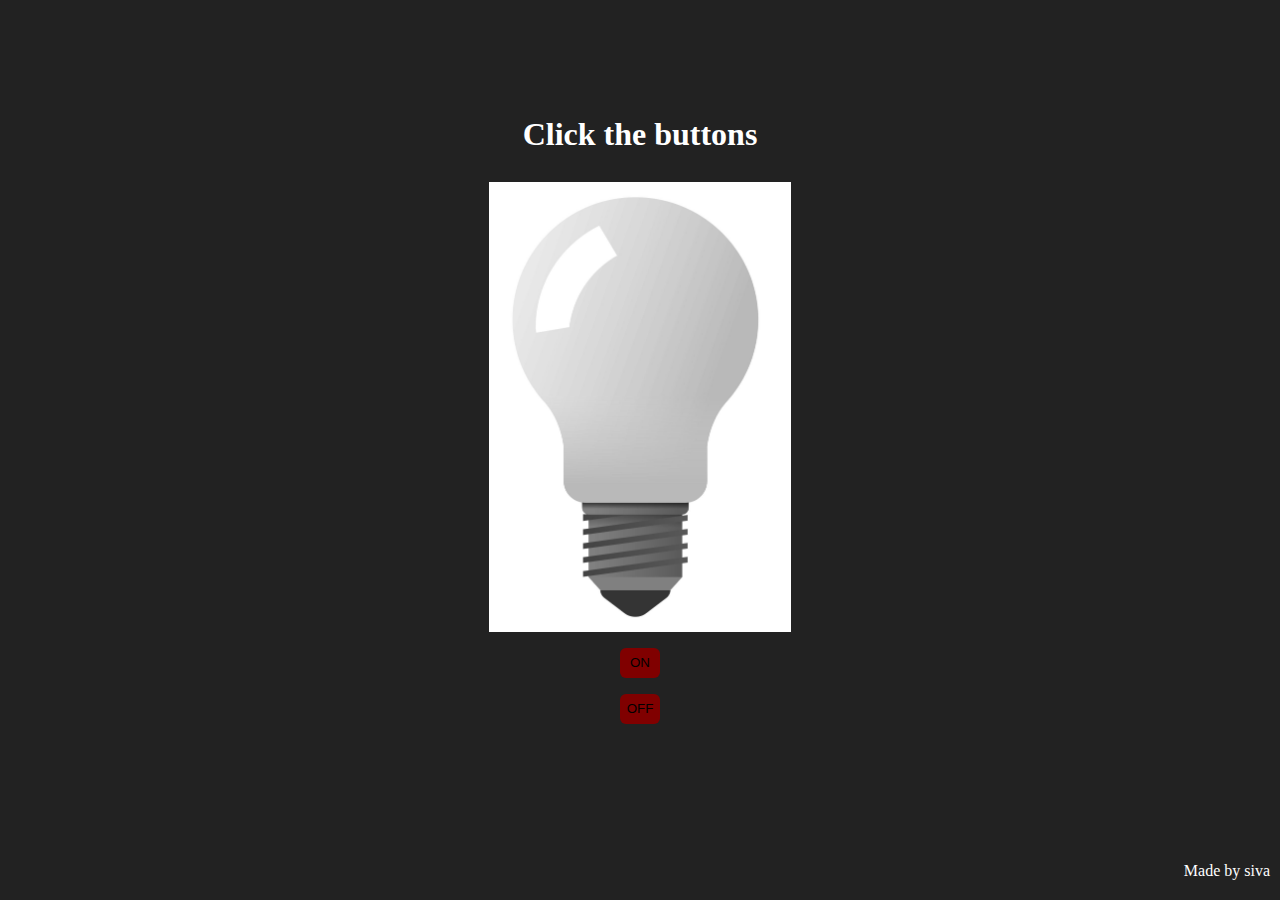
<file: webdesign/bulb/index.html>
<!DOCTYPE html>
<html lang="en">
<head>
    <meta charset="UTF-8">
    <meta name="viewport" content="width=device-width, initial-scale=1.0">
    <title>Bulb ON OFF</title>
    <link rel="icon" type="image/x-icon" href="./bulb.png">

</head>
<style>
    h1{
        color: white;
    }
    body{
        display: flex;
        justify-content: center;
        align-items: center;
        height: 90vh;
        flex-direction: column;
        background-color: #222222;
    }
    img{
        height: 50vh;
        padding: 8px;
    }
    button{
        background-color: maroon;
        height: 30px;
        width: 40px;
        padding: 5px 5px;
        margin: 8px;
        border: none;
        border-radius: 6px;
    }
button:hover{
    background-color:white;
    transform: scale(1.1);
    transition: 1s;
}
footer{
    position: absolute;
    bottom: 20px;
    right: 10px;
    color: white;
}
footer:hover{
    transition-delay: 100ms;
    transform: scale(1);
    color: maroon;
    cursor: pointer;
    font-family: 'Trebuchet MS', 'Lucida Sans Unicode', 'Lucida Grande', 'Lucida Sans', Arial, sans-serif;
}
</style>
<body>
    <h1>Click the buttons</h1>
    <img id="bulb" src="./bulb-off.jpg" alt="bulb">
    <button onclick="bulb(0)">ON</button>
    <button onclick="bulb(1)" >OFF</button>
    <footer>Made by siva</footer>
    <script>
        function bulb(value){
            let picture;
            if(value == 1){
                picture = "bulb-off.jpg"
            }
            else{
                picture = "bulb-on.jpg"
            }
            document.getElementById('bulb').src=picture;
        }
    </script>
</body>
</html>
</file>
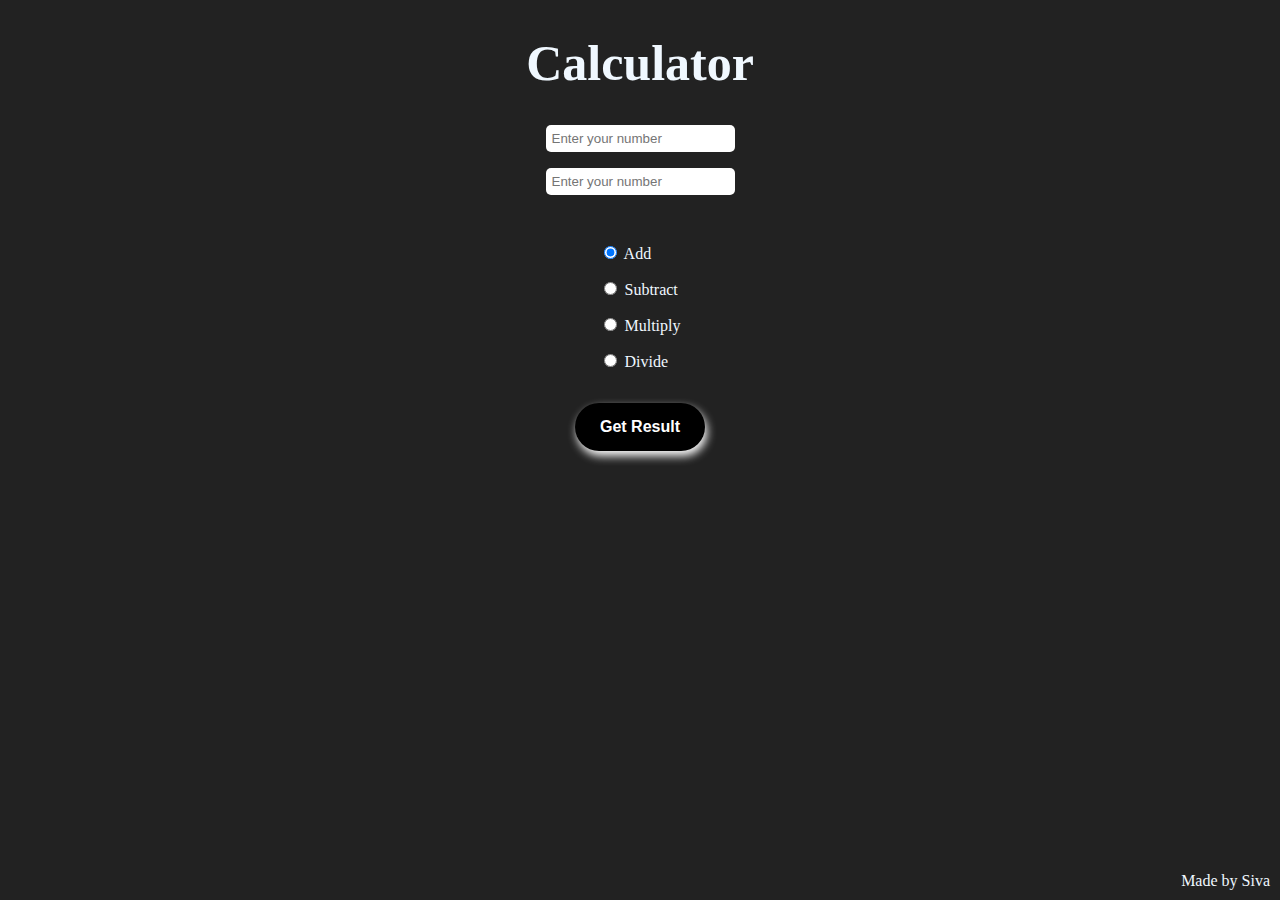
<file: webdesign/Calculator/index.html>
<!DOCTYPE html>
<html lang="en">
  <head>
    <meta charset="UTF-8" />
    <meta name="viewport" content="width=device-width, initial-scale=1.0" />
    <link rel="icon" type="image/x-icon" href="./cal.png">

    <title>Calculator</title>
    <style>
      body {
        margin: 0;
        padding: 0;
        box-sizing: border-box;
        background-color: #222222;
        color: aliceblue;
        text-align: center;
        height: 90vh;
      }
      #test{
        display: flex;
        flex-direction: column;
        text-align: start;
        gap: 1rem;
      }
      input{
        padding: 6px;
        border: none;
        border-radius: 5px;
        outline: 0;
      }
      .input-container {
        display: flex;
        flex-direction: column;
        gap: 1rem;

      }
      .main-container {
        display: flex;
        justify-content: center;
        align-items: center;
        flex-direction: column;
      }
      .options {
        padding-top: 3rem;
        padding-bottom: 2rem;
        display: flex;
        gap: 1rem;
      }

      .login-button {
        color: #fff;
        padding: 15px 25px;
        border-radius: 100px;
        background-color: black;
        box-shadow: 2px 5px 10px white;
        font-weight: bold;
        font-size: 16px;

        border: 0;

        user-select: none;
        -webkit-user-select: none;
        touch-action: manipulation;

        cursor: pointer;
      }
      footer{
            position: absolute;
            right: 10px;
            bottom: 10px;
        }
        footer:hover{
            color: cadetblue;
            cursor: pointer;
        }
      h1{
        font-size: 50px;
      }
    </style>
  </head>
  <body>
    <h1>Calculator</h1>
    <div class="main-container">
      <div class="input-container">
        <input id="num1" type="number" placeholder="Enter your number" />
        <input id="num2" type="number" placeholder="Enter your number"/>
      </div>
      <div class="options">
        <form id="test">
          <label><input type="radio" name="test" value="+" checked /> Add</label>
          <label><input type="radio" name="test" value="-" /> Subtract</label>
          <label><input type="radio" name="test" value="*" /> Multiply</label>
          <label><input type="radio" name="test" value="/" /> Divide</label>
        </form>
      </div>
      <button onclick="clicking()" class="login-button">Get Result</button>
      <h1 id="answer"></h1>
      <footer>Made by Siva</footer>
    </div>
    <script>
      function clicking() {
        var form = document.getElementById("test");
        var num1 = document.getElementById("num1").valueAsNumber;
        var num2 = document.getElementById("num2").valueAsNumber;
        if (form.elements["test"].value == "+") {
          document.getElementById("answer").innerHTML = num1 + num2;
        }
        if (form.elements["test"].value == "-") {
          document.getElementById("answer").innerHTML = num1 - num2;
        }
        if (form.elements["test"].value == "*") {
          document.getElementById("answer").innerHTML = num1 * num2;
        }
        if (form.elements["test"].value == "/") {
          document.getElementById("answer").innerHTML = num1/num2;
        }
      }
    </script>
  </body>
</html>
</file>
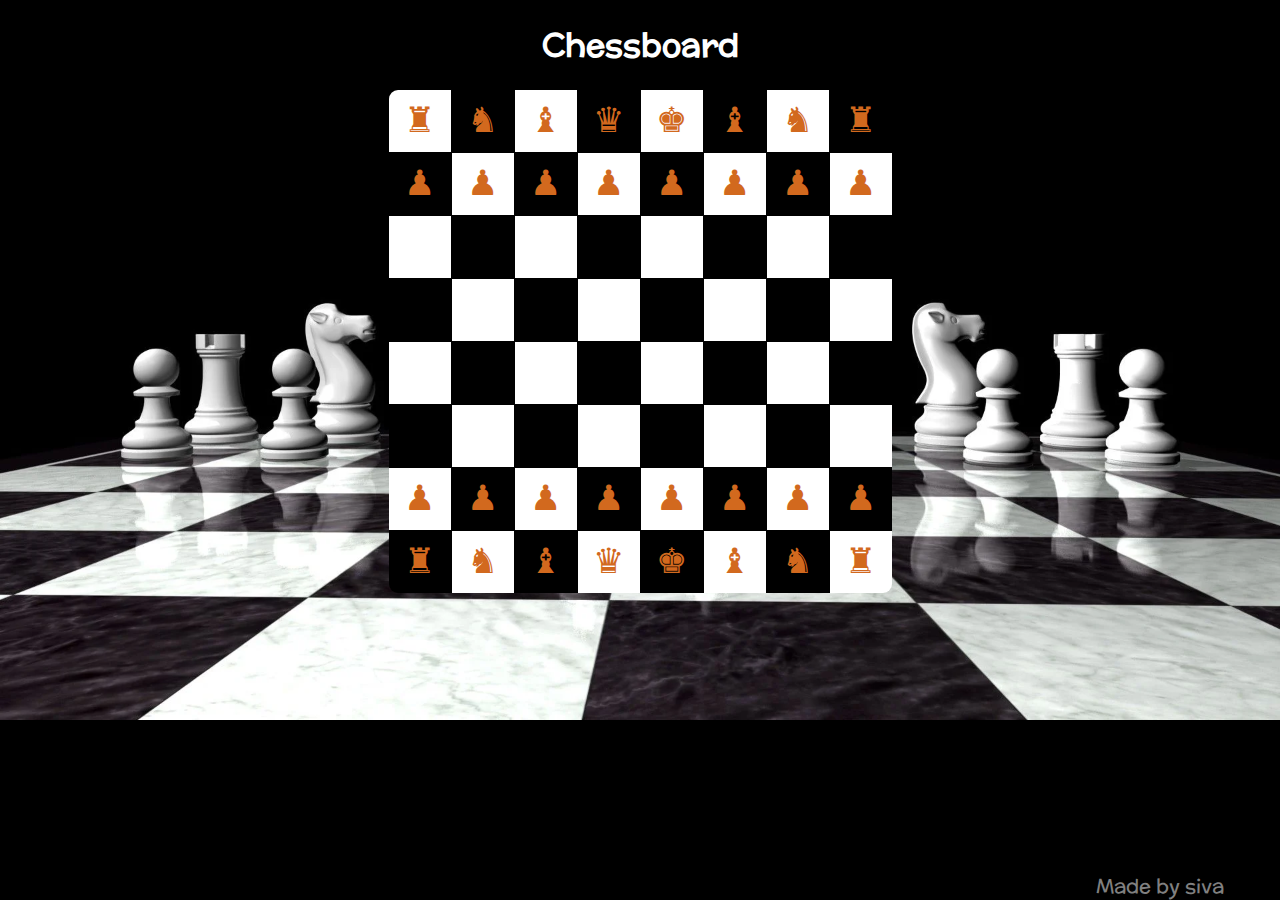
<file: webdesign/chess/index.html>
<!DOCTYPE html>
<html lang="en">
<head>
    <meta charset="UTF-8">
    <meta name="viewport" content="width=device-width, initial-scale=1.0">
    <link rel="icon" type="image/x-icon" href="./chess1.png">
    <link rel="stylesheet" href="./chess.css">
    <title>Chessboard</title>
</head>
<body>
    <h1>Chessboard</h1>
    <div class="tab">
        <table id="chess_board">
            <tr>
                <td class="bl">♜</td>
                <td class="wh">♞</td>
                <td class="bl">♝</td>
                <td class="wh">♛</td>
                <td class="bl">♚</td>
                <td class="wh">♝</td>
                <td class="bl">♞</td>
                <td class="wh">♜</td>
            </tr>
             <tr>
                <td class="wh">♟</td>
                <td class="bl">♟</td>
                <td class="wh">♟</td>
                <td class="bl">♟</td>
                <td class="wh">♟</td>
                <td class="bl">♟</td>
                <td class="wh">♟</td>
                <td class="bl">♟</td>
            </tr>
            <tr>
                <td class="bl"></td>
                <td class="wh"></td>
                <td class="bl"></td>
                <td class="wh"></td>
                <td class="bl"></td>
                <td class="wh"></td>
                <td class="bl"></td>
                <td class="wh"></td>
            </tr>
             <tr>
                <td class="wh"></td>
                <td class="bl"></td>
                <td class="wh"></td>
                <td class="bl"></td>
                <td class="wh"></td>
                <td class="bl"></td>
                <td class="wh"></td>
                <td class="bl"></td>
            </tr>
            <tr>
                <td class="bl"></td>
                <td class="wh"></td>
                <td class="bl"></td>
                <td class="wh"></td>
                <td class="bl"></td>
                <td class="wh"></td>
                <td class="bl"></td>
                <td class="wh"></td>
            </tr>
             <tr>
                <td class="wh"></td>
                <td class="bl"></td>
                <td class="wh"></td>
                <td class="bl"></td>
                <td class="wh"></td>
                <td class="bl"></td>
                <td class="wh"></td>
                <td class="bl"></td>
            </tr>
            <div class="sand">
            <tr>
                <td class="bl">♟</td>
                <td class="wh">♟</td>
                <td class="bl">♟</td>
                <td class="wh">♟</td>
                <td class="bl">♟</td>
                <td class="wh">♟</td>
                <td class="bl">♟</td>
                <td class="wh">♟</td>
            </tr>
             <tr>
                <td class="wh">♜</td>
                <td class="bl">♞</td>
                <td class="wh">♝</td>
                <td class="bl">♛</td>
                <td class="wh">♚</td>
                <td class="bl">♝</td>
                <td class="wh">♞</td>
                <td class="bl">♜</td>
            </tr>
        </div>
      </table>
    </div>
    <footer>Made by siva</footer>
</body>
</html>
</file>
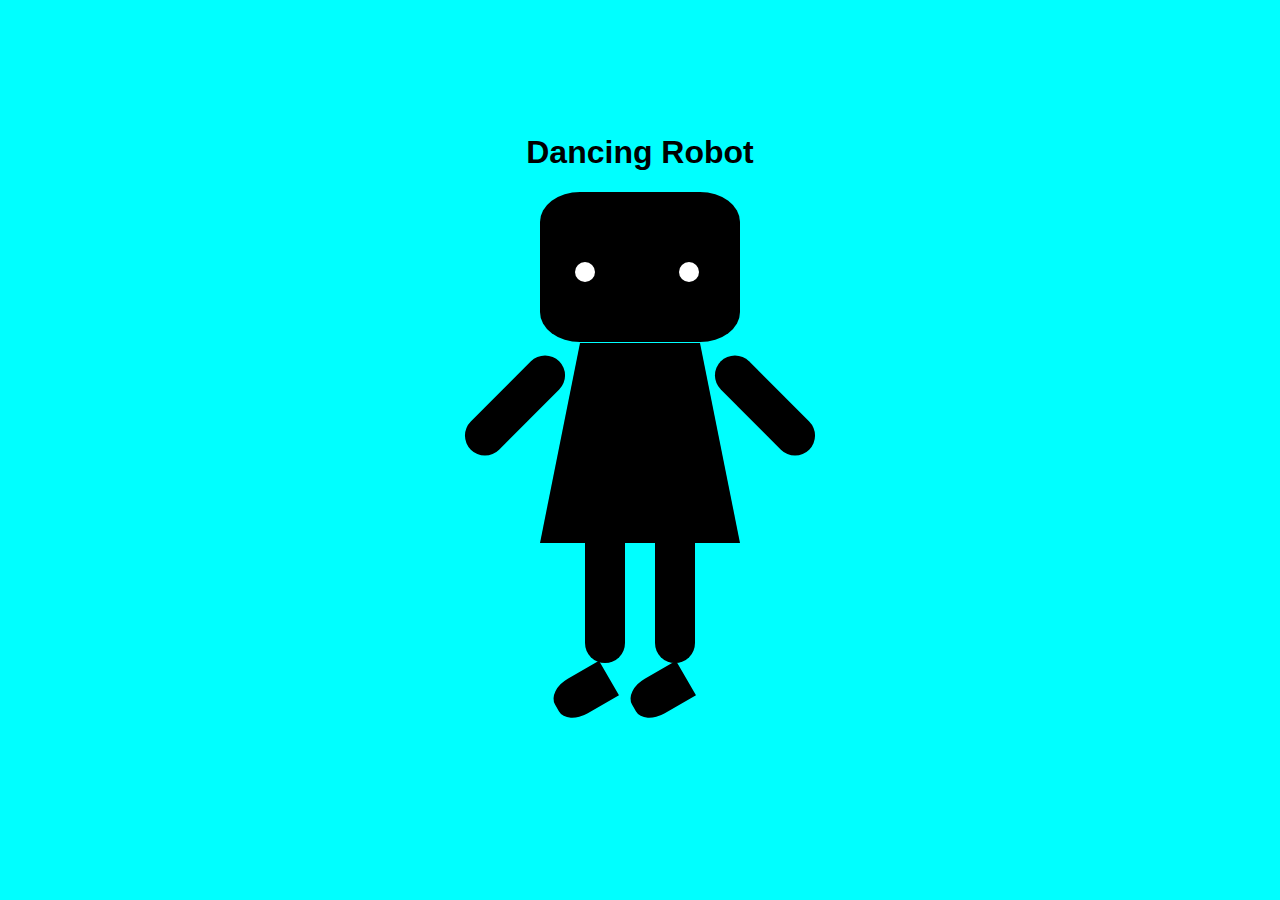
<file: webdesign/Dancingrobo/index.html>
<!DOCTYPE html>
<html lang="en">
  <head>
    <meta charset="UTF-8" />
     <link rel="icon" type="image/x-icon" href="./robot.png">
    <meta name="viewport" content="width=device-width, initial-scale=1.0" />
    <title>Dancing Robo</title>
  </head>
  <style>
    body {
      display: flex;
      align-items: center;
      justify-content: center;
      height: 95vh;
      margin: 0;
      flex-direction: column;
      background-color: aqua;
    }

    h1 {
      text-align: center;
      font-family: "Roboto", sans-serif;
    }

    .head,
    .left_arm,
    .torso,
    .right_arm,
    .left_leg,
    .right_leg {
      background-color: black;
    }

    .head {
      width: 200px;
      margin: 0 auto;
      height: 150px;
      border-radius: 20%;
      margin-bottom: 1px;
    }

    .eyes {
      position: relative;
      top: 70px;
    }

    .left_eye,
    .right_eye {
      width: 20px;
      height: 20px;
      border-radius: 15px;
      background-color: white;
      display: inline-block;
    }

    .left_eye {
      margin-left: 35px;
    }

    .right_eye {
      margin-left: 80px;
    }

    .upper_body {
      width: 300px;
      margin: 0 auto;
      display: flex;
    }

    .left_arm,
    .right_arm {
      width: 40px;
      height: 125px;
      border-radius: 100px;
      margin-top: 20px;
      margin: 0 auto;
    }

    .left_arm {
      /* margin-right: 10px; */
      transform: rotate(45deg);
    }

    .right_arm {
      /* margin-left: 10px; */
      transform: rotate(-45deg);
    }

    .torso {
      width: 200px;
      height: 200px;
      clip-path: polygon(20% 0%, 80% 0%, 100% 100%, 0% 100%);
      transition: border-radius 1s;
    }

    .lower_body {
      width: 200px;
      height: 200px;
      margin: 0 auto;
      display: flex;
    }
    .left_shoe {
      background-color: black;
      height: 60px;
      width: 40px;
      margin: 0 auto;
      border-radius: 0% 0% 40% 40%;
      transform: rotate(60deg);
    }
    .right_shoe {
      background-color: black;
      height: 60px;
      width: 40px;
      margin: 0 auto;
      border-radius: 0% 0% 40% 40%;
      transform: rotate(60deg);
    }

    .left_leg,
    .right_leg {
      width: 40px;
      height: 120px;
      border-radius: 0 0 100px 100px;
      display: inline-block;
    }

    .l_leg{
        display: flex;
        flex-direction: column;
        align-items: center;
    }
    .r_leg{
        display: flex;
        flex-direction: column;
        align-items: center;
    }

    .left_leg {
      margin-left: 45px;
    }

    .right_leg {
      margin-left: 30px;
    }
    .robots:hover .torso {
      border-radius: 40%;
      animation: movetorso 2s infinite;
    }

    .robots:hover .left_arm {
      animation: moveleftarm 5s infinite;
    }

    .robots:hover .right_arm {
      animation: moverightarm 5s infinite;
    }

    .robots:hover .left_leg {
      animation: moveleftleg 5s infinite;
    }

    .robots:hover .right_leg {
      animation: moverightleg 5s infinite;
    }
 

    @keyframes moveleftarm {
      0% {
        transform: rotate(0deg);
        transform-origin: top center;
      }

      25% {
        transform: rotate(360deg);
        transform-origin: top center;
      }
    }

    @keyframes moverightarm {
      0% {
        transform: rotate(0deg);
        transform-origin: top center;
      }

      25% {
        transform: rotate(360deg);
        transform-origin: top center;
      }
    }

    @keyframes moveleftleg {
      0% {
        transform: rotate(0deg);
        transform-origin: top center;
      }

      25% {
        transform: rotate(360deg);
        transform-origin: top center;
      }
    }

    @keyframes moverightleg {
      0% {
        transform: rotate(0deg);
        transform-origin: top center;
      }

      25% {
        transform: rotate(360deg);
        transform-origin: top center;
      }
    }

  </style>
  <body>
    <!DOCTYPE html>
    <html>
      <head>
        <meta charset="UTF-8" />
        <meta name="viewport" content="width=device-width, initial-scale=1.0" />
        <meta http-equiv="X-UA-Compatible" content="ie=edge" />
        <title>Dancing Robo</title>
      </head>
      <body>
      <h1>Dancing Robot</h1>
        <div class="right"></div>
      </div>
        <div class="robots">
          <div class="android">
            <div class="head">
              <div class="eyes">
                <div class="left_eye"></div>
                <div class="right_eye"></div>
              </div>
            </div>
            <div class="upper_body">
              <div class="left_arm"></div>
              <div class="torso">
              </div>
              <div class="right_arm"></div>
            </div>
            <div class="lower_body">
              <div class="l_leg">
                <div class="left_leg"></div>
                <div class="left_shoe"></div>
              </div>
              <div class="r_leg">
                <div class="right_leg"></div>
                <div class="right_shoe"></div>
              </div>
            </div>
          </div>
        </div>
      </body>
    </html>
  </body>
</html>
</file>
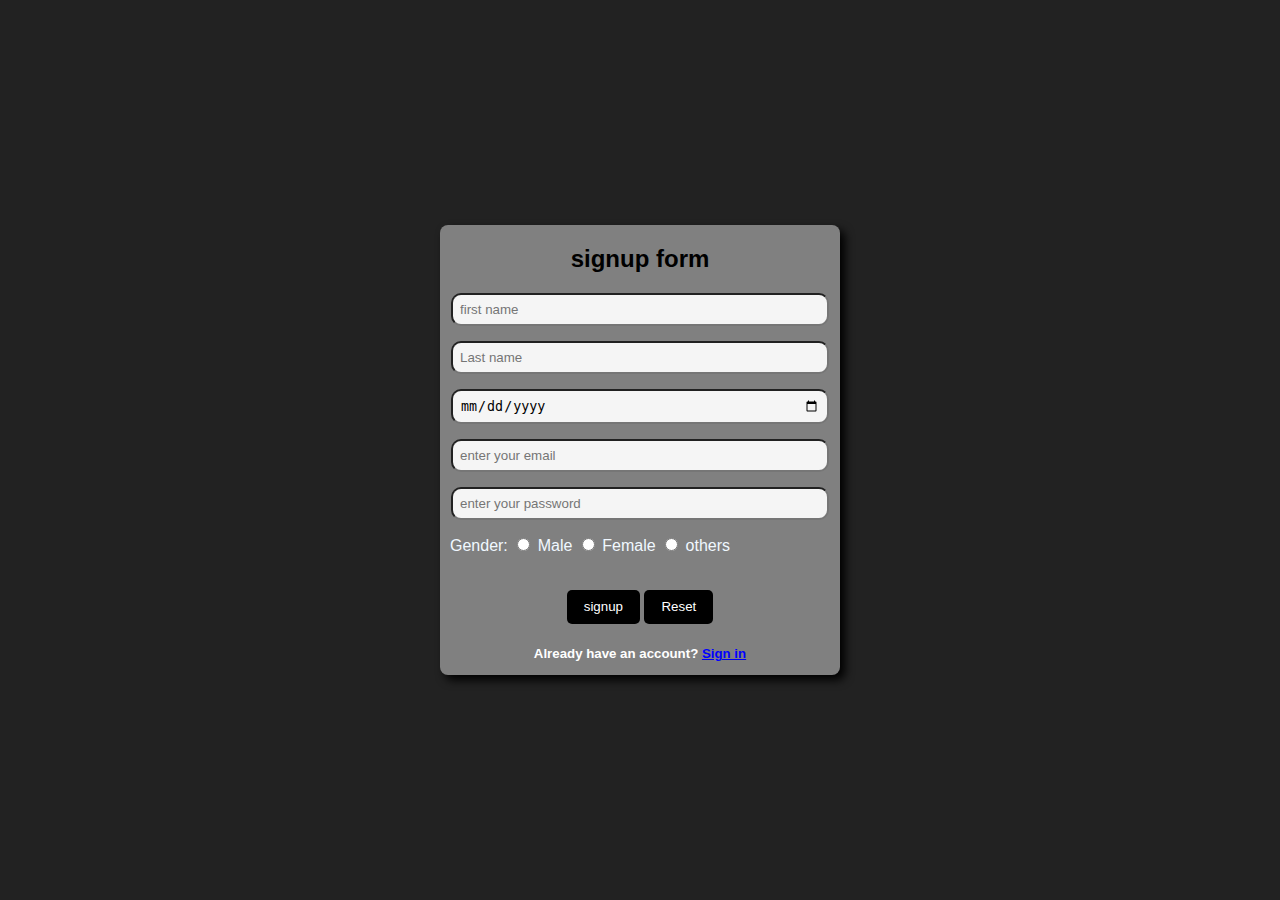
<file: webdesign/login/index.html>
<!DOCTYPE html>
<html lang="en">
<head>
    <meta charset="UTF-8">
    <meta name="viewport" content="width=device-width, initial-scale=1.0">
    <link rel="stylesheet" href="./style.css">
    <title>Document</title>
</head>
<body>
    <div class="login-container ">
        <h2>signup form</h2>
        <form action="signin.html">
            <input type="text" name="fn" placeholder="first name" class="login-input">
            <input type="text" name="ln" placeholder="Last name" class="login-input" required>
            <input type="date" class="login-input">
            <input type="email" name="mailid" placeholder="enter your email" class="login-input">
            <input type="password" name="mailid" placeholder="enter your password" class="login-input">
            <div class="gen">
            <label> Gender:</label>
            <input type="radio" name="gender" id="m">
            <label for="m">Male</label>
            <input type="radio" name="gender" id="f">
            <label for="f">Female</label>
            <input type="radio" name="gender" id="others">
            <label for="others">others</label>
        </div>
            <input class="login-btn" type="submit" value="signup">
            <input class="login-btn" type="reset" >
            <h5>Already have an account? <a href="./signin.html"><span>Sign in</span> </a></h5>
        </form>
    </div>
</body>
</html>
</file>
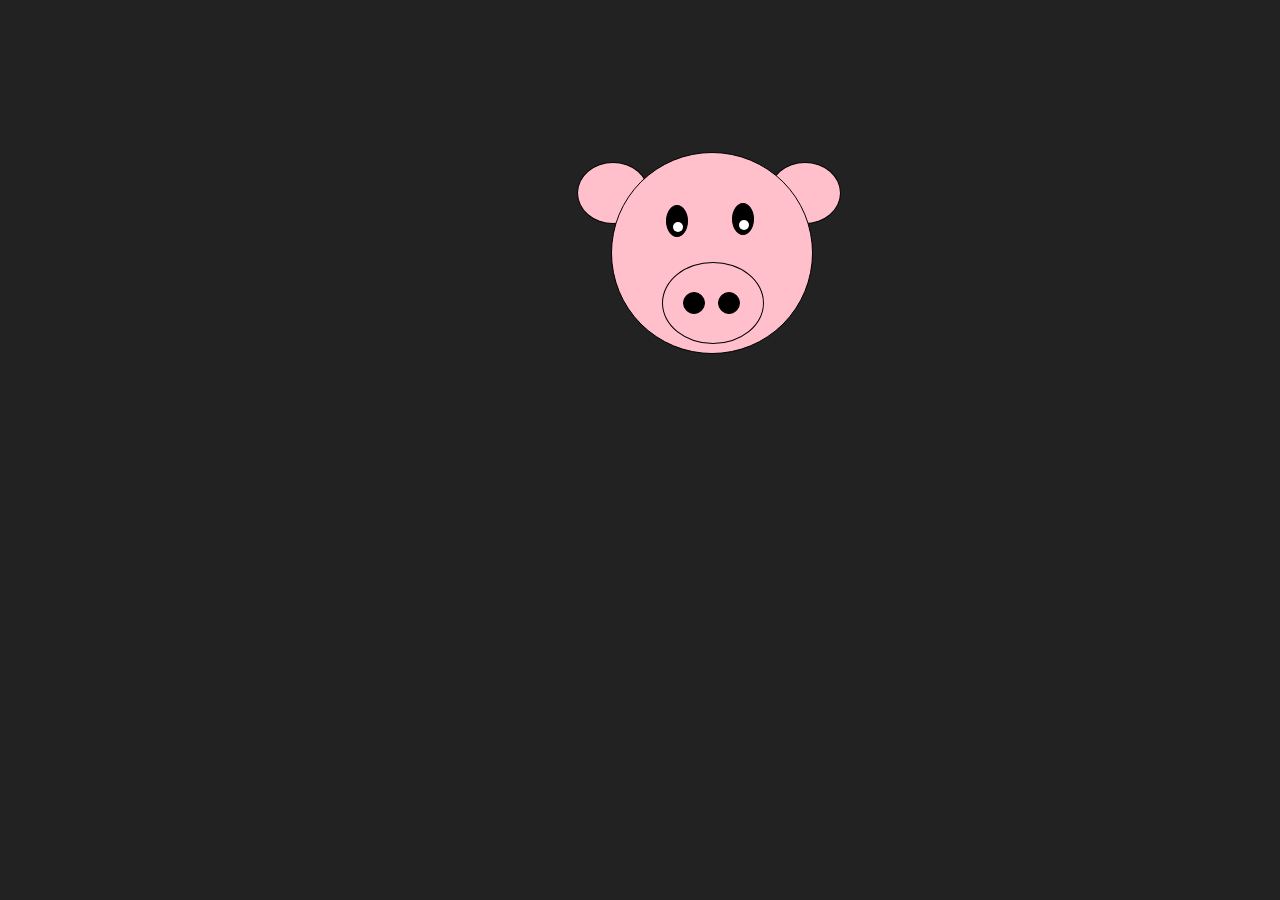
<file: webdesign/pig/index.html>
<!DOCTYPE html>
<html lang="en">
<head>
    <link rel="stylesheet" href="./index.css">
    <meta charset="UTF-8">
    <meta name="viewport" content="width=device-width, initial-scale=1.0">
    <title>Pig face</title>
</head>
<body>
    <div class="pig">
    <div class="ler"></div>
    <div class="rer"></div>
    <div class="head">
        <div class="le">
            <div class="reye"></div>
        </div>
        <div class="re">
            <div class="reye"></div>
        </div>
        <div class="nose">
            <div class="l"></div>
            <div class="r"></div>
        </div>
     </div>
    </div>
</body>
</html>
</file>
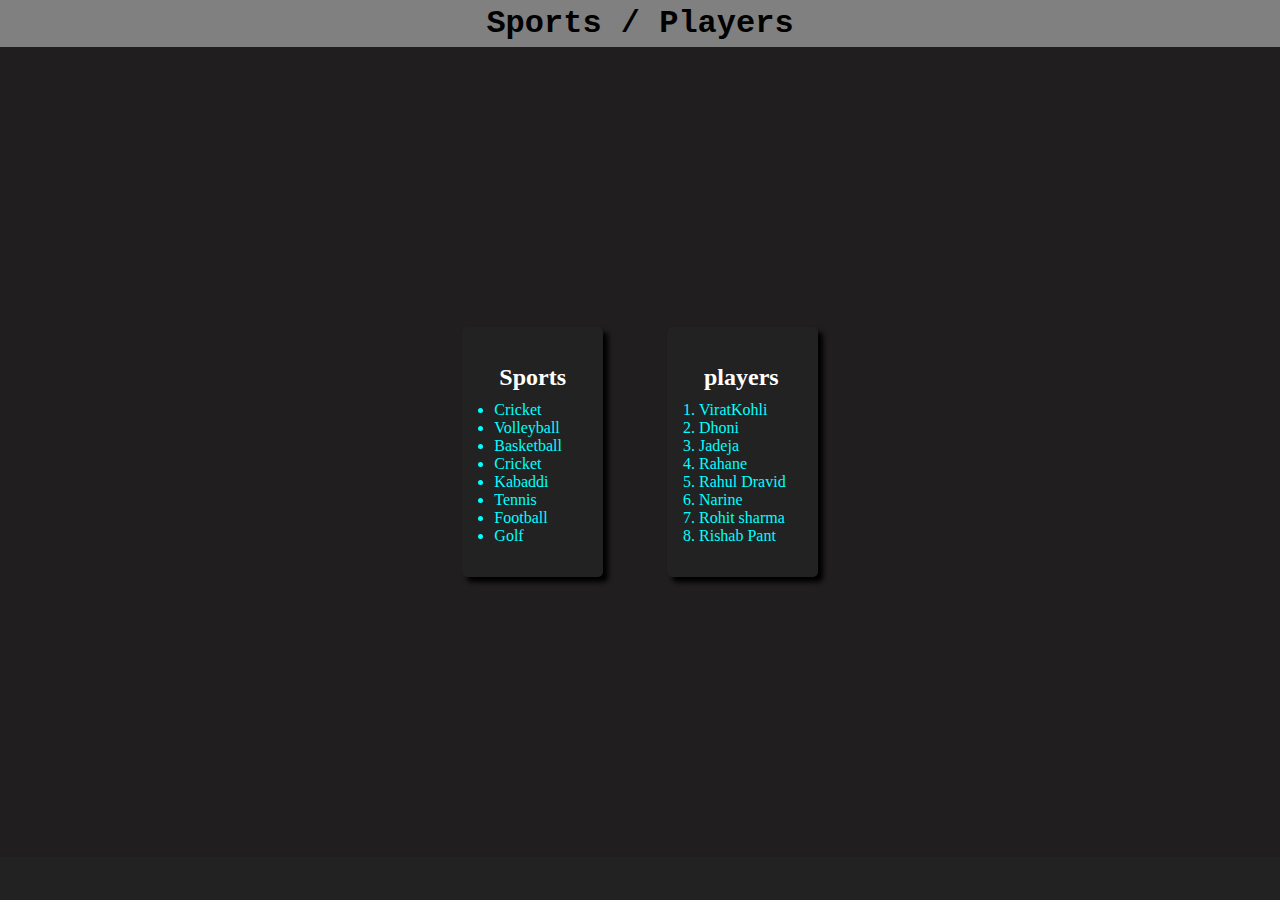
<file: webdesign/playerslist/index.html>
<!DOCTYPE html>
<html lang="en">
<head>
    <meta charset="UTF-8">
    <meta name="viewport" content="width=device-width, initial-scale=1.0">
    <link rel="stylesheet" href="./style.css">
    <title>Sports players</title>
</head>
<body>
  <header>   <h1>Sports / Players</h1> </header>
  <div class="container">
      <div  class="players">
          <ul>
            <h2>Sports</h2>
            <a href="https://en.wikipedia.org/wiki/Cricket_in_India" target="_blank">  <li>Cricket</li> </a>
             <a href="https://en.wikipedia.org/wiki/Volleyball" target="_blank"> <li>Volleyball</li> </a>
             <a href="https://en.wikipedia.org/wiki/Basketball" target="_blank"> <li>Basketball</li></a>
             <a href="https://en.wikipedia.org/wiki/Cricket" target="_blank"> <li>Cricket</li></a>
             <a href="https://en.wikipedia.org/wiki/Kabaddi" target="_blank"> <li>Kabaddi</li></a>
             <a href="https://en.wikipedia.org/wiki/Tennis" target="_blank">  <li>Tennis</li></a>
             <a href="https://en.wikipedia.org/wiki/Football" target="_blank"> <li>Football</li></a>
             <a href="https://en.wikipedia.org/wiki/Golf" target="_blank"> <li>Golf</li></a>
          </ul>
      </div>
    <div class="players">
      <ol>
        <h2>players</h2>
       <a href="https://en.wikipedia.org/wiki/Virat_Kohli" target="_blank"><li>ViratKohli</li></a>
       <a href="https://en.wikipedia.org/wiki/MS_Dhoni" target="_blank"><li>Dhoni</li></a>
       <a href="https://en.wikipedia.org/wiki/Ravindra_Jadeja" target="_blank"><li>Jadeja</li></a>
       <a href="https://en.wikipedia.org/wiki/Ajinkya_Rahane" target="_blank"><li>Rahane</li></a>
       <a href="https://en.wikipedia.org/wiki/Rahul_Dravid" target="_blank"><li>Rahul Dravid</li></a>
       <a href="https://en.wikipedia.org/wiki/Narine" target="_blank"><li>Narine</li></a>
       <a href="https://en.wikipedia.org/wiki/Rohit_Sharma" target="_blank"><li>Rohit sharma</li></a>
       <a href="https://en.wikipedia.org/wiki/Rishabh_Pant" target="_blank"><li>Rishab Pant</li></a>
      </ol>
 </div>
</div>
</body>
</html>
</file>
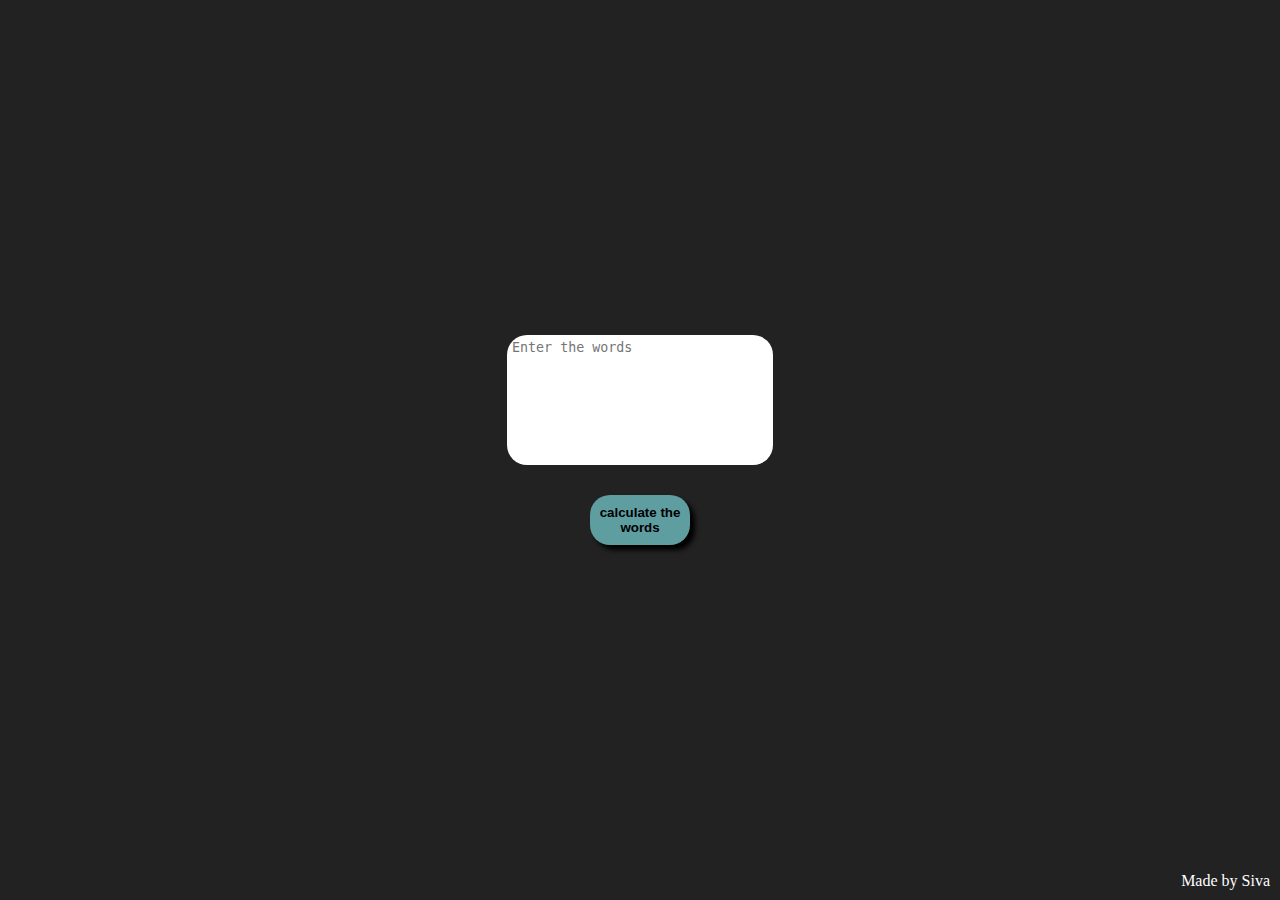
<file: webdesign/wordcount/index.html>
<!DOCTYPE html>
<html lang="en">
<head>
    <meta charset="UTF-8">
    <link rel="icon" type="image/x-icon" href="./word.png">
    <meta name="viewport" content="width=device-width, initial-scale=1.0">
    <title>Word Counter</title>
    <style>
        *{
            padding: 0;
            margin: 0;
            box-sizing: border-box;
        }
        body{
            display: flex;
            align-items: center;
            justify-content: center;
            height: 100vh;
            flex-direction: column;
            background-color: #222222;
        }
        textarea{
            margin: 20px;
            border-radius: 20px;
            outline: 0;
            padding: 5px;
            border: none;
            resize: none;
        }
        button{
            width: 100px;
            height: 50px;
            border-radius: 20px;
            margin: 10px; 
            box-shadow: 5px 5px 5px;
            background-color:cadetblue;
            border: none;
            font-weight: bold;
        }
        h1{
            padding: 15px;
            color: white; 
        }
        footer{
            position: absolute;
            right: 10px;
            bottom: 10px;
            color: white;
        }
        footer:hover{
            color: cadetblue;
            cursor: pointer;
        }
    </style>
</head>
<body>
    <textarea placeholder="Enter the words" id="text" cols="30" rows="8"></textarea>
    <button id="word" onclick="WordCount()">calculate the words</button>
    <h1 id="wordget"></h1>
    <footer>Made by Siva</footer>
    <script>
      
        function WordCount(){
            let text = document.getElementById('text').value;
            document.getElementById('wordget').innerHTML=text.split(" ").length;
        }
    </script>
</body>
</html>
</file>
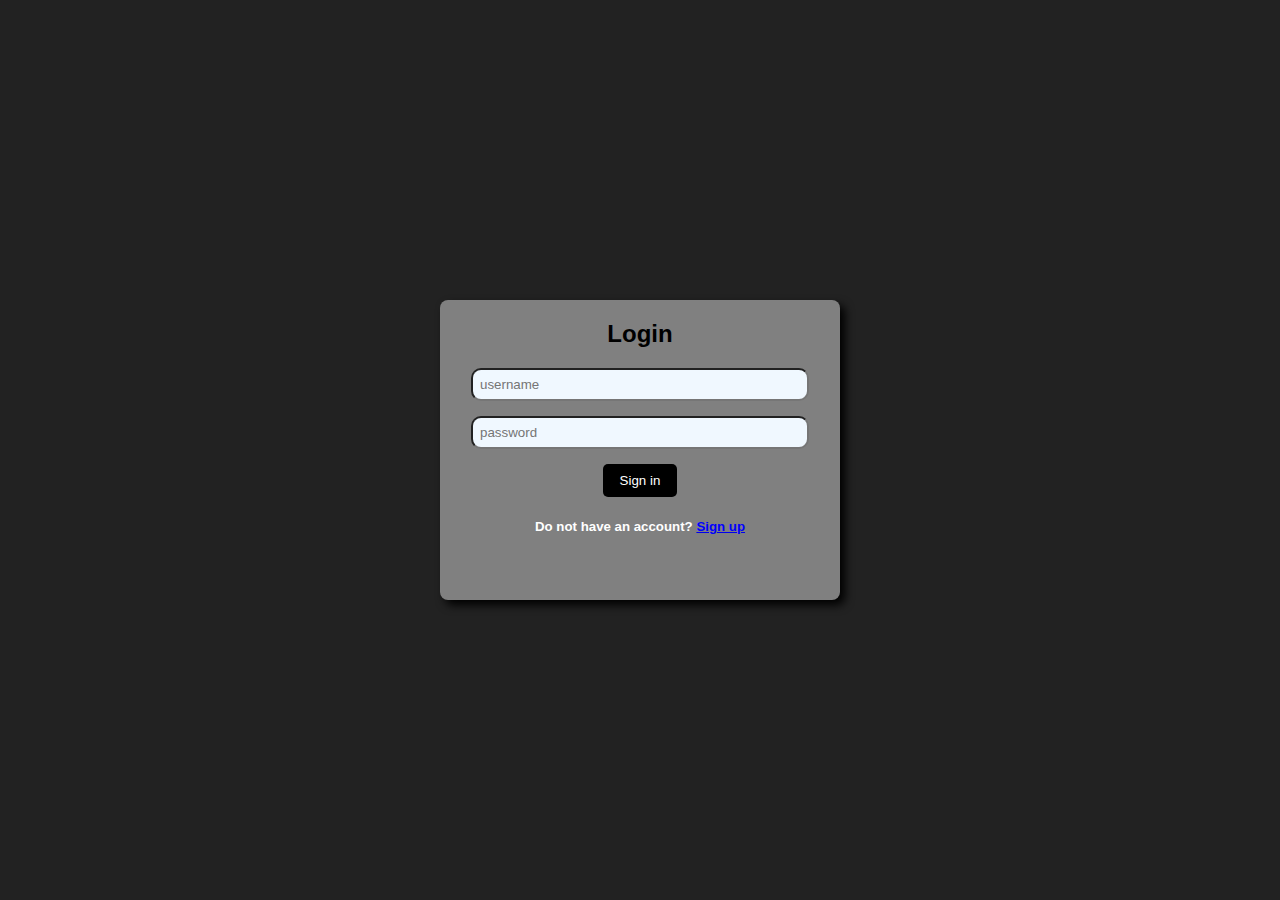
<file: webdesign/login/signin.html>
<!DOCTYPE html>
<html lang="en">
<head>
    <meta charset="UTF-8">
    <meta name="viewport" content="width=device-width, initial-scale=1.0">
    <link rel="stylesheet" href="./signin.css">
    <title>Document</title>
</head>
<body>
    <div class="login-container ">
        <h2>Login</h2>
        <form action="./welcome.html">
            <input type="text" placeholder="username" class="login-input">
            <input type="password" placeholder="password" class="login-input">
            <button class="login-btn">Sign in</button>
            <h5>Do not have an account? <a href="./index.html"><span>Sign up</span> </a></h5>
        </form>
    </div>
</body>
</html>
</file>
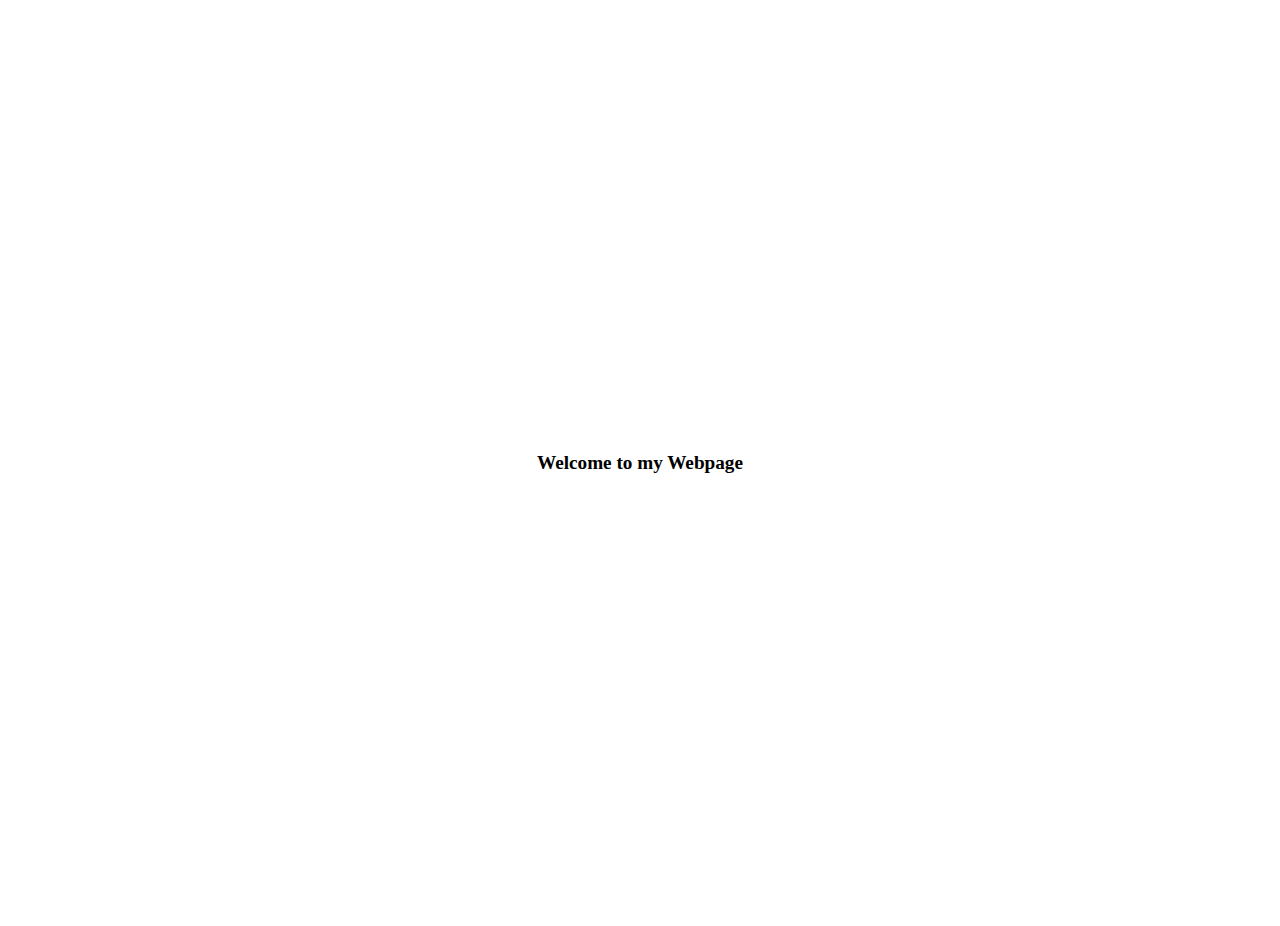
<file: webdesign/login/welcome.html>
<!DOCTYPE html>
<html lang="en">
<head>
    <meta charset="UTF-8">
    <meta name="viewport" content="width=device-width, initial-scale=1.0">
    <title>Document</title>
    <style>
        h1{
            color: black;
            font-size: larger;
            display: flex;
            align-items: center;
            justify-content: center;
            height: 100vh;
        }
    </style>
</head>
<body>
    <h1>Welcome to my Webpage</h1>
</body>
</html>
</file>
<file: webdesign/chess/chess.css>
@import url("https://fonts.googleapis.com/css2?family=McLaren&family=Preahvihear&display=swap");

body{
  background-size: cover;
  background-image: url('./assets/chess.png');
}
.wh{
  background-color: black;
}
.bl {
  background-color: white;
}
td {
  width: 60px;
  height: 60px;
  text-align: center;
  font-size: 35px;
  color: chocolate;
}
table,
td,
tr {
  border: 1px solid black;
  border-collapse: collapse;
}
.tab {
  display: flex;
  align-items: center;
  justify-content: center;
  /* height: 100vh; */
}
td:hover {
  transform: scale(1.3);
  transition: 0.3s;
}
h1 {
  color: white;
  text-align: center;
  font-family: "McLaren", cursive;
}
footer{
    position: absolute;
    bottom: 0;
    width: 95vw;
    text-align: end;
    color:grey;
    font-size: 20px;
    font-family: "McLaren", cursive;
}
footer:hover{
  color: chocolate;
}
table{
    border-radius: 10px;
    overflow: hidden;

}
table:hover{
    box-shadow: 5px 5px 5px;
    color: black;
}
</file>
<file: webdesign/login/style.css>
body {
    font-family: Arial, sans-serif;
    margin: 0;
    padding: 0;
    display: flex;
    justify-content: center;
    align-items: center;
    background-size: cover;
    background-color: #222222;
    height: 100vh;
    /* background-image: url("/R.jpeg"); */
}
.login-container {
    border: 5px;
    border-radius: 8px;
    box-shadow: 5px 5px 10px;  
    height: 450px;
    width: 400px;
    text-align: center;
    background-color:grey;
}
.login-container:hover{
    transform: scale(1.1);
    transition:0.3s;
}
.login-container h2 {
    margin-bottom: 20px;
}
.login-input {
    width: 90%;
    padding: 7px;
    margin-bottom: 15px;
    border-radius: 10px;
    background-color:whitesmoke;
}
.login-btn {
    background-color:black;
    color: #ffffff;
    border: none;
    padding: 9px 17px;
    border-radius: 5px;
    cursor: pointer;
    margin-top: 35px;
    padding-bottom: 10px;
}
.login-btn:hover {
    background-color: #16232c;
   transform: scale(1.1);
    transition:0.1s;
}
h2{
    font-family:Arial, Helvetica, sans-serif;
    font-weight: bolder;
}
.gen{
    color: aliceblue;
    text-align: left;
    padding-left: 10px;
}
h5{
    color: white;
}
span{
    color: blue;
    cursor: pointer;
}
</file>
<file: webdesign/pig/index.css>
body{
    height: 50vh;
    /* width: 20; */
    display: flex;
    align-items: center;
    justify-content: center;
    background-color: #222222;
}
.ler{
    background-color: pink ;
    border: 1px solid black;
    border-radius: 100%;
    height: 60px;
    width:70px;
     position: relative;
     bottom: 40px;
     left: 110px;
}
.rer{
    background-color: pink;
    border: 1px solid black;
    border-radius: 100%;
    height: 60px;
    width:70px;
    position: relative;
    left: 230px;
    bottom: 40px;
}
.head{
    background-color: pink;
    border: 1px solid;
    border-radius: 100%;
    height:200px ;
    width:200px ;
    position: relative;
    top: 20px;
}
.le,.re{
    border: 1px solid;
    background-color: black;
    height: 30px;
    width: 20px;
    border-radius: 100%;
}
.le{
    position: relative;
    left: 120px;
    top: 50px;
}
.re{
    position: relative;
    left: 54px;
    top: 20px;
}
.nose{
    margin: 100px;
    background-color: pink;
    border: 1px solid;
    height: 80px;
    width: 100px;
    bottom: 55px;
    position: relative;
    right: 50px;
    border-radius: 100%;
}
.l,.r{
    border: 1px solid;
    background-color: black;
    height: 20px;
    width: 20px;
    border-radius: 100%;
}
.l{
    position: relative;
    left: 55px;
    top: 29px;
}
.r{
    position: relative;
    left: 20px;
    top: 7px;
}
.reye{
    background-color: white;
    height: 10px;
    width: 10px;
    border-radius: 100%;
    position: absolute;
    top: 1rem;
    left: 0.4rem;
}
.pig{
    display: flex;
    align-items: center;
    justify-content: center;
    height: 100vh;
}
</file>
<file: webdesign/playerslist/style.css>
@import url('https://fonts.googleapis.com/css2?family=McLaren&display=swap');
*{
    margin: 0;
    padding: 0;
    box-sizing: border-box;
}
body{
    background-color: #222222;
    color: white;
}
header{
    color: black;
    height: auto;
    padding: 5px;
    text-align: center;
    background-color: grey;
    font-family:'Courier New', Courier, monospace;
}
.container{
    display: flex;
    justify-content:center ;
    align-items: center;
    background-color:#201e1e;
    height: 90vh;
}
.players{
    background-color: #222222;
    padding: 2rem;
    margin: 2rem;
    border-radius: 5px;
    box-shadow:black 5px 5px 5px;

}
h2{
    margin-bottom: 5px;
        padding: 5px;
}
a{
    text-decoration: none;
    color: aqua;
}
</file>
<file: webdesign/login/signin.css>
body {
    font-family: Arial, sans-serif;
    margin: 0;
    padding: 0;
    display: flex;
    justify-content: center;
    align-items: center;
    background-size: cover;
    background-color: #222222;
    height: 100vh;
    /* background-image: url("/R.jpeg"); */
}
.login-container {
    border: 5px;
    border-radius: 8px;
    box-shadow: 5px 5px 10px;  
    height: 300px;
    width: 400px;
    text-align: center;
    background-color:grey;
    /* background: transparent; */
}
.login-container:hover{
    transform: scale(1.1);
    transition:0.3s;
}
.login-container h2 {
    margin-bottom: 20px;
}
.login-input {
    width: 80%;
    padding: 7px;
    margin-bottom: 15px;
    border-radius: 10px;
    background-color:aliceblue
}
.login-btn {
    background-color:black;
    color: #ffffff;
    border: none;
    padding: 9px 17px;
    border-radius: 5px;
    cursor: pointer;
}
.login-btn:hover {
    background-color: #16232c;
   transform: scale(1.3);
    transition:0.3s;
}
/* 
.login-input:hover{

    
    transform: scale(1.04);
    transition:0.1s;

} */
h2{
    font-family:Arial, Helvetica, sans-serif;
    font-weight: bolder;
}
h5{
    color: white;
}
span{
    color: blue;
    cursor: pointer;
}
</file>
